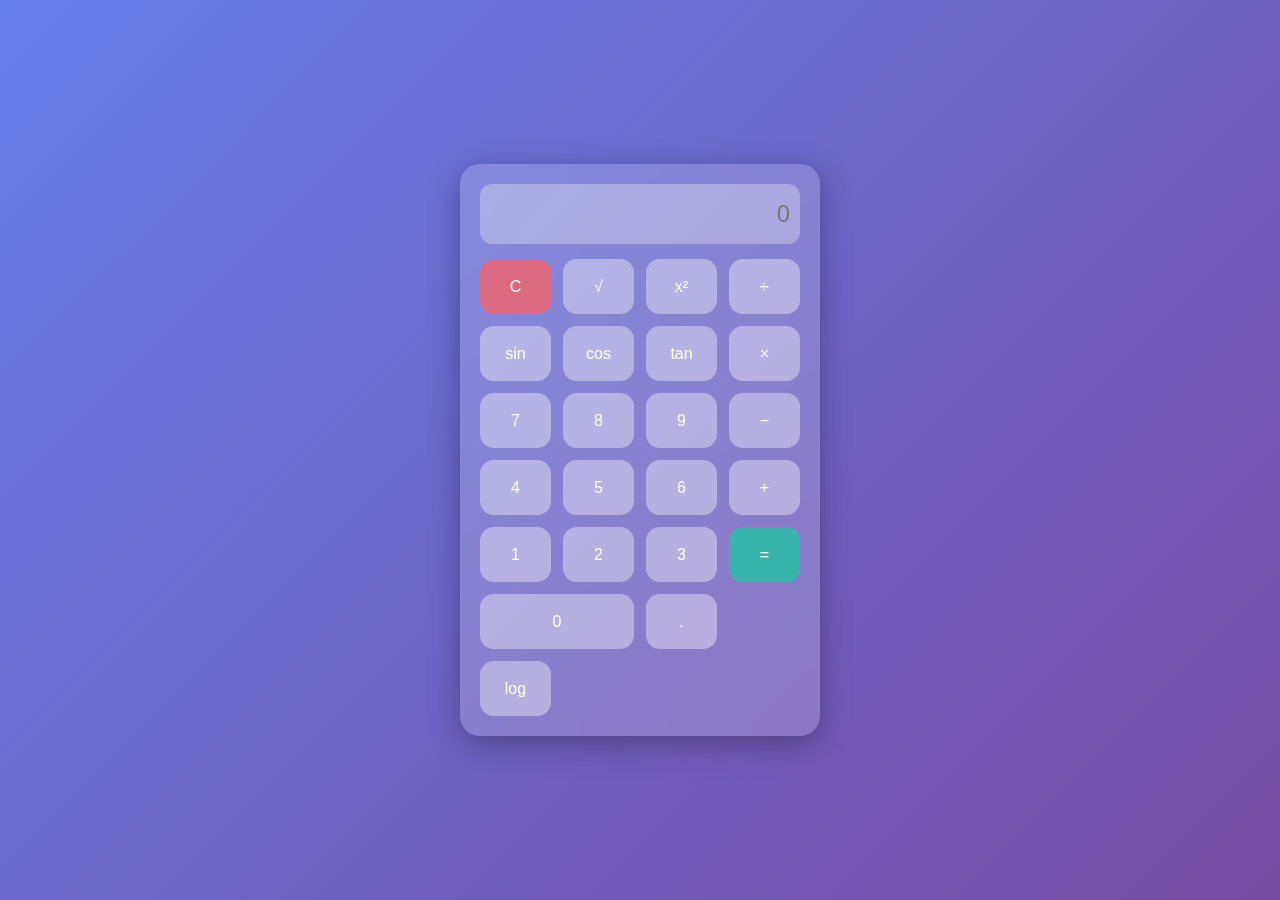
<file: index.html>
<!DOCTYPE html>
<html lang="en">
<head>
  <meta charset="UTF-8">
  <meta name="viewport" content="width=device-width, initial-scale=1.0">
  <title>Scientific Calculator</title>
  <link rel="stylesheet" href="style.css">
</head>
<body>

<div class="glass-calculator">
  <input type="text" id="display" placeholder="0" disabled>

  <div class="buttons">
    <button class="clear" onclick="clearDisplay()">C</button>
    <button onclick="appendValue('Math.sqrt(')">√</button>
    <button onclick="appendValue('**2')">x²</button>
    <button onclick="appendValue('/')">÷</button>

    <button onclick="appendValue('Math.sin(')">sin</button>
    <button onclick="appendValue('Math.cos(')">cos</button>
    <button onclick="appendValue('Math.tan(')">tan</button>
    <button onclick="appendValue('*')">×</button>

    <button onclick="appendValue('7')">7</button>
    <button onclick="appendValue('8')">8</button>
    <button onclick="appendValue('9')">9</button>
    <button onclick="appendValue('-')">−</button>

    <button onclick="appendValue('4')">4</button>
    <button onclick="appendValue('5')">5</button>
    <button onclick="appendValue('6')">6</button>
    <button onclick="appendValue('+')">+</button>

    <button onclick="appendValue('1')">1</button>
    <button onclick="appendValue('2')">2</button>
    <button onclick="appendValue('3')">3</button>
    <button class="equal" onclick="calculate()">=</button>

    <button class="zero" onclick="appendValue('0')">0</button>
    <button onclick="appendValue('.')">.</button>
    <button onclick="appendValue('Math.log10(')">log</button>
  </div>
</div>

<script src="script.js"></script>
</body>
</html>
</file>
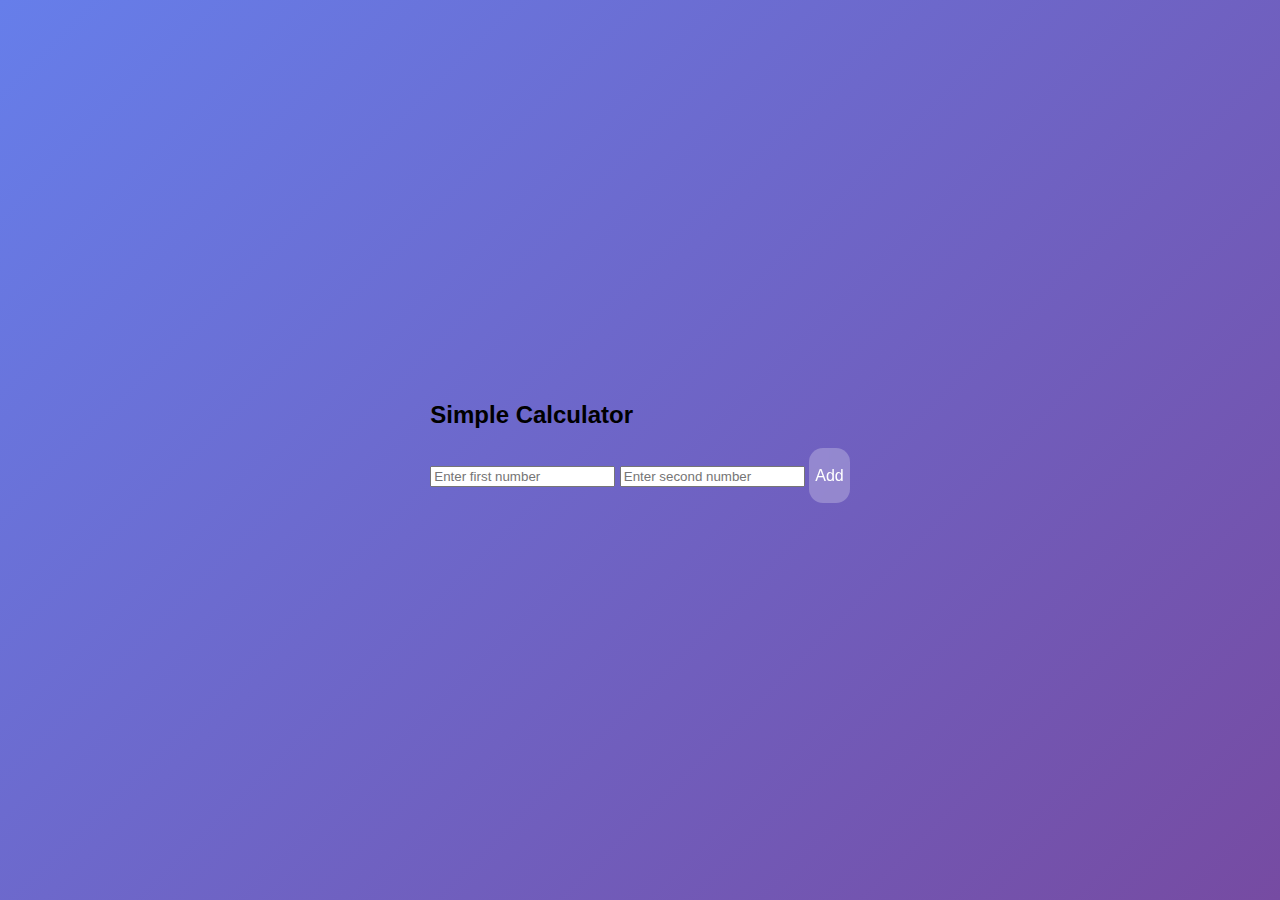
<file: n.html>
<!DOCTYPE html>
<html lang="en">
<head>
    <meta charset="UTF-8">
    <title>Simple Calculator</title>
    <link rel="stylesheet" href="style.css">
</head>
<body>

<div class="calculator">
    <h2>Simple Calculator</h2>

    <input type="number" id="num1" placeholder="Enter first number">
    <input type="number" id="num2" placeholder="Enter second number">

    <button onclick="calculateSum()">Add</button>

    <p id="result"></p>
</div>

<script src="script.js"></script>
</body>
</html>
</file>
<file: style.css>
* {
  box-sizing: border-box;
}

body {
  min-height: 100vh;
  margin: 0;
  display: flex;
  justify-content: center;
  align-items: center;
  background: linear-gradient(135deg, #667eea, #764ba2);
  font-family: "Segoe UI", sans-serif;
  padding: 10px;
}

.glass-calculator {
  width: 100%;
  max-width: 360px;
  padding: 20px;
  border-radius: 20px;
  background: rgba(255, 255, 255, 0.18);
  backdrop-filter: blur(15px);
  -webkit-backdrop-filter: blur(15px);
  box-shadow: 0 8px 32px rgba(0, 0, 0, 0.3);
}

#display {
  width: 100%;
  height: 60px;
  border-radius: 12px;
  border: none;
  margin-bottom: 15px;
  font-size: 1.5rem;
  text-align: right;
  padding: 10px;
  background: rgba(255, 255, 255, 0.3);
  color: #fff;
}

.buttons {
  display: grid;
  grid-template-columns: repeat(4, 1fr);
  gap: 12px;
}

button {
  height: 55px;
  border: none;
  border-radius: 14px;
  font-size: 1rem;
  cursor: pointer;
  color: #fff;
  background: rgba(255, 255, 255, 0.25);
  backdrop-filter: blur(10px);
  transition: 0.2s ease;
}

button:active {
  transform: scale(0.95);
}

button:hover {
  background: rgba(255, 255, 255, 0.4);
}

.clear {
  background: rgba(255, 80, 80, 0.65);
}

.equal {
  background: rgba(0, 200, 150, 0.65);
  grid-row: span 2;
}

.zero {
  grid-column: span 2;
}

/* 📱 Small phones */
@media (max-width: 400px) {
  button {
    height: 50px;
    font-size: 0.9rem;
  }

  #display {
    height: 55px;
    font-size: 1.3rem;
  }
}
</file>
